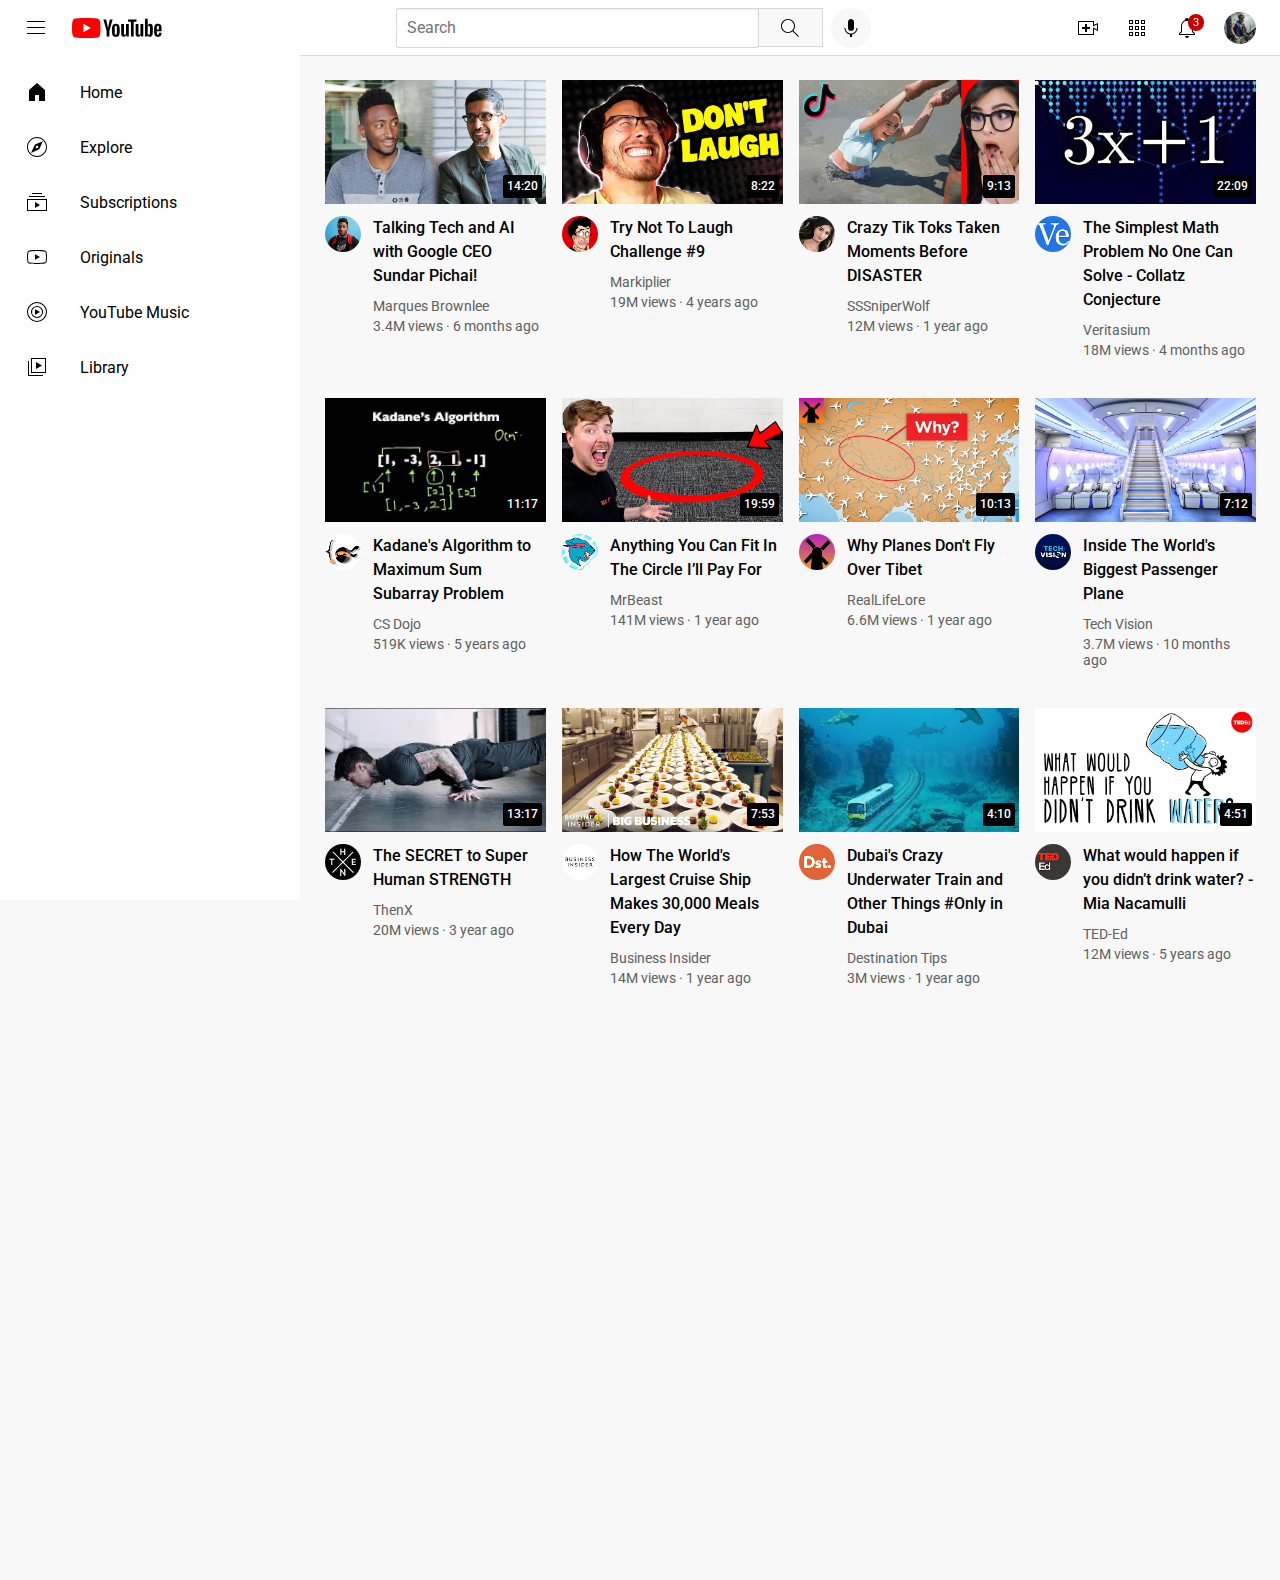
<file: index.html>
<!DOCTYPE html>
<html>
  <head>
    <title>Youtube Clone</title>
      <link rel="preconnect" href="https://fonts.googleapis.com">
      <link rel="preconnect" href="https://fonts.gstatic.com" crossorigin>
      <link href="https://fonts.googleapis.com/css2?family=Roboto:wght@400;500;700&display=swap" rel="stylesheet">

      <link rel="stylesheet" href="styles/general.css">
      <link rel="stylesheet" href="styles/header.css">
      <link rel="stylesheet" href="styles/video.css">
      <link rel="stylesheet" href="styles/sidebar.css">
  </head>
  <body>
    <div class="header">
      <div class="left-section">
        <img class="hamburger-menu" src="icons/hamburger-menu.svg" alt="">
        <img class="youtube-logo" src="icons/youtube-logo.svg" alt="">
      </div>
      <div class="middle-section">
        <input class="searchbar" type="text" placeholder="Search" aria-label="search">
        <button class="search-button">
          <img class="search-icon" src="icons/search.svg" alt="">
          <div class="tooltip">Search</div>
        </button>
        <button class="voice-search-button">
          <img class="voice-search-icon" src="icons/voice-search-icon.svg" alt="">
          <div class="tooltip">Search with your voice</div>
        </button>
      </div>
      <div class="right-section">
        <div class="upload-icon-container">
          <img class="upload-icon" src="icons/upload.svg" alt="">
          <div class="tooltip">Create</div>
        </div>
        <div class="yt-apps-icon-container">
          <img class="yt-apps-icon" src="icons/youtube-apps.svg" alt="">
          <div class="tooltip">YouTube apps</div>
        </div>
        <div class="notification-icon-count">
          <img class="notification-icon" src="icons/notifications.svg" alt="">
          <div class="notification-count">3</div>
          <div class="tooltip">Notifications</div>
        </div>
        <img class="my-channel-pic" src="channel-pics/my-channel.jpg" alt="">
      </div>
    </div>
    <div class="sidebar">
      <div class="sidebar-link">
        <img src="icons/home.svg" alt="">
        <div>Home</div>
      </div>
      <div class="sidebar-link">
        <img src="icons/explore.svg" alt="">
        <div>Explore</div>
      </div>
      <div class="sidebar-link">
        <img src="icons/subscriptions.svg" alt="">
        <div>Subscriptions</div>
      </div>
      <div class="sidebar-link">
        <img src="icons/originals.svg" alt="">
        <div>Originals</div>
      </div>
      <div class="sidebar-link">
        <img src="icons/youtube-music.svg" alt="">
        <div>YouTube Music</div>
      </div>
      <div class="sidebar-link">
        <img src="icons/library.svg" alt="">
        <div>Library</div>
      </div>
    </div>
    <div class="video-card-grid">
      <div class="video-card">
        <div class="thumbnails">
          <a href="https://www.youtube.com/watch?v=n2RNcPRtAiY">
            <img class="thumbnail" src="thumbnails/thumbnail-1.webp" alt="">
          </a>
          <div class="video-time">14:20</div>
        </div>
        <div class="video-grid">
          <div class="profile-pic">
            <div class="new-pp">
              <a href="https://www.youtube.com/c/mkbhd">
                <img class="channel-pic" src="channel-pics/channel-1.jpeg" alt="">
              </a>
              <div class="channel-pic-hover">
                <img class="picture-hover" src="channel-pics/channel-1.jpeg" alt="">
                <div>
                  <p class="name">Marques Brownlee</p>
                  <p class="subs">15M subscribers</p>
                </div>
              </div>
            </div>
          </div>
          <div class="video-info">
            <p class="video-title">
              <a class="video-link" href="https://www.youtube.com/watch?v=n2RNcPRtAiY">
                Talking Tech and AI with Google CEO Sundar Pichai!
              </a>
            </p>
            <p class="channel-name">
              Marques Brownlee
            </p>
            <p class="video-stats">
              3.4M views · 6 months ago
            </p>
          </div>
        </div>
      </div>
      <div class="video-card">
        <div class="thumbnails">
          <a href="https://www.youtube.com/watch?v=mP0RAo9SKZk">
            <img class="thumbnail" src="thumbnails/thumbnail-2.webp" alt="">
          </a>
          <div class="video-time">8:22</div>
        </div>
        <div class="video-grid">
          <div class="profile-pic">
            <div class="new-pp">
              <a href="https://www.youtube.com/c/markiplier">
                <img class="channel-pic" src="channel-pics/channel-2.jpeg" alt="">
              </a>
              <div class="channel-pic-hover">
                <img class="picture-hover" src="channel-pics/channel-2.jpeg" alt="">
                <div>
                  <p class="name">Markiplier</p>
                  <p class="subs">34.6M subscribers</p>
                </div>
              </div>
            </div>
          </div>
          <div class="video-info">
            <p class="video-title">
              <a class="video-link" href="https://www.youtube.com/watch?v=mP0RAo9SKZk">
                Try Not To Laugh Challenge #9
              </a>
            </p>
            <p class="channel-name">
              Markiplier
            </p>
            <p class="video-stats">
              19M views · 4 years ago
            </p>
          </div>
        </div>
      </div>
      <div class="video-card">
        <div class="thumbnails">
          <a href="https://www.youtube.com/watch?v=FgjPQQeTh1w">
            <img class="thumbnail" src="thumbnails/thumbnail-3.webp" alt="">
          </a>
          <div class="video-time">9:13</div>
        </div>
        <div class="video-grid">
          <div class="profile-pic">
            <div class="new-pp">
              <a href="https://www.youtube.com/@SSSniperWolf">
                <img class="channel-pic" src="channel-pics/channel-3.jpeg" alt="">
              </a>
              <div class="channel-pic-hover">
                <img class="picture-hover" src="channel-pics/channel-3.jpeg" alt="">
                <div>
                  <p class="name">SSSniperWolf</p>
                  <p class="subs">33.4M subscribers</p>
                </div>
              </div>
            </div>
          </div>
          <div class="video-info">
            <p class="video-title">
              <a class="video-link" href="https://www.youtube.com/watch?v=FgjPQQeTh1w">
                Crazy Tik Toks Taken Moments Before DISASTER
              </a>
            </p>
            <p class="channel-name">
              SSSniperWolf
            </p>
            <p class="video-stats">
              12M views · 1 year ago
            </p>
          </div>
        </div>
      </div>
      <div class="video-card">
        <div class="thumbnails">
          <a href="https://www.youtube.com/watch?v=094y1Z2wpJg">
            <img class="thumbnail" src="thumbnails/thumbnail-4.webp" alt="">
          </a>
          <div class="video-time">22:09</div>
        </div>
        <div class="video-grid">
          <div class="profile-pic">
            <div class="new-pp">
              <a href="https://www.youtube.com/c/veritasium">
                <img class="channel-pic" src="channel-pics/channel-4.jpeg" alt="">
              </a>
              <div class="channel-pic-hover">
                <img class="picture-hover" src="channel-pics/channel-4.jpeg" alt="">
                <div>
                  <p class="name">Veritasium</p>
                  <p class="subs">13.5M subscribers</p>
                </div>
              </div>
            </div>
          </div>
          <div class="video-info">
            <p class="video-title">
              <a class="video-link" href="https://www.youtube.com/watch?v=094y1Z2wpJg">
                The Simplest Math Problem No One Can Solve - Collatz Conjecture
              </a>
            </p>
            <p class="channel-name">
              Veritasium
            </p>
            <p class="video-stats">
              18M views · 4 months ago
            </p>
          </div>
        </div>
      </div>
      <div class="video-card">
        <div class="thumbnails">
          <a href="https://www.youtube.com/watch?v=86CQq3pKSUw">
            <img class="thumbnail" src="thumbnails/thumbnail-5.webp" alt="">
          </a>
          <div class="video-time">11:17</div>
        </div>
        <div class="video-grid">
          <div class="profile-pic">
            <div class="new-pp">
              <a href="https://www.youtube.com/@CSDojo">
                <img class="channel-pic" src="channel-pics/channel-5.jpeg" alt="">
              </a>
              <div class="channel-pic-hover">
                <img class="picture-hover" src="channel-pics/channel-5.jpeg" alt="">
                <div>
                  <p class="name">CS Dojo</p>
                  <p class="subs">1.9M subscribers</p>
                </div>
              </div>
            </div>
          </div>
          <div class="video-info">
            <p class="video-title">
              <a class="video-link" href="https://www.youtube.com/watch?v=86CQq3pKSUw">
                Kadane's Algorithm to Maximum Sum Subarray Problem
              </a>
            </p>
            <p class="channel-name">
              CS Dojo
            </p>
            <p class="video-stats">
              519K views · 5 years ago
            </p>
          </div>
        </div>
      </div>
      <div class="video-card">
        <div class="thumbnails">
          <a href="https://www.youtube.com/watch?v=yXWw0_UfSFg">
            <img class="thumbnail" src="thumbnails/thumbnail-6.webp" alt="">
          </a>
          <div class="video-time">19:59</div>
        </div>
        <div class="video-grid">
          <div class="profile-pic">
            <div class="new-pp">
              <a href="https://www.youtube.com/@MrBeast">
                <img class="channel-pic" src="channel-pics/channel-6.jpeg" alt="">
              </a>
              <div class="channel-pic-hover">
                <img class="picture-hover" src="channel-pics/channel-6.jpeg" alt="">
                <div>
                  <p class="name">MrBeast</p>
                  <p class="subs">139M subscribers</p>
                </div>
              </div>
            </div>
          </div>
          <div class="video-info">
            <p class="video-title">
              <a class="video-link" href="https://www.youtube.com/watch?v=yXWw0_UfSFg">
                Anything You Can Fit In The Circle I’ll Pay For
              </a>
            </p>
            <p class="channel-name">
              MrBeast
            </p>
            <p class="video-stats">
              141M views · 1 year ago
            </p>
          </div>
        </div>
      </div>
      <div class="video-card">
        <div class="thumbnails">
          <a href="https://www.youtube.com/watch?v=fNVa1qMbF9Y">
            <img class="thumbnail" src="thumbnails/thumbnail-7.webp" alt="">
          </a>
          <div class="video-time">10:13</div>
        </div>
        <div class="video-grid">
          <div class="profile-pic">
            <div class="new-pp">
              <a href="https://www.youtube.com/@RealLifeLore">
                <img class="channel-pic" src="channel-pics/channel-7.jpeg" alt="">
              </a>
              <div class="channel-pic-hover">
                <img class="picture-hover" src="channel-pics/channel-7.jpeg" alt="">
                <div>
                  <p class="name">RealLifeLore</p>
                  <p class="subs">6.71M subscribers</p>
                </div>
              </div>
            </div>
          </div>
          <div class="video-info">
            <p class="video-title">
              <a class="video-link" href="https://www.youtube.com/watch?v=fNVa1qMbF9Y">
                Why Planes Don't Fly Over Tibet
              </a>
            </p>
            <p class="channel-name">
              RealLifeLore
            </p>
            <p class="video-stats">
              6.6M views · 1 year ago
            </p>
          </div>
        </div>
      </div>
      <div class="video-card">
        <div class="thumbnails">
          <a href="https://www.youtube.com/watch?v=lFm4EM1juls">
            <img class="thumbnail" src="thumbnails/thumbnail-8.webp" alt="">
          </a>
          <div class="video-time">7:12</div>
        </div>
        <div class="video-grid">
          <div class="profile-pic">
            <div class="new-pp">
              <a href="https://www.youtube.com/@adin">
                <img class="channel-pic" src="channel-pics/channel-8.jpeg" alt="">
              </a>
              <div class="channel-pic-hover">
                <img class="picture-hover" src="channel-pics/channel-8.jpeg" alt="">
                <div>
                  <p class="name">Tech Vision</p>
                  <p class="subs">809K subscribers</p>
                </div>
              </div>
            </div>
          </div>
          <div class="video-info">
            <p class="video-title">
              <a class="video-link" href="https://www.youtube.com/watch?v=lFm4EM1juls">
                Inside The World's Biggest Passenger Plane
              </a>
            </p>
            <p class="channel-name">
              Tech Vision
            </p>
            <p class="video-stats">
              3.7M views · 10 months ago
            </p>
          </div>
        </div>
      </div>
      <div class="video-card">
        <div class="thumbnails">
          <a href="https://www.youtube.com/watch?v=ixmxOlcrlUc">
            <img class="thumbnail" src="thumbnails/thumbnail-9.webp" alt="">
          </a>
          <div class="video-time">13:17</div>
        </div>
        <div class="video-grid">
          <div class="profile-pic">
            <div class="new-pp">
              <a href="https://www.youtube.com/@OFFICIALTHENXSTUDIOS">
                <img class="channel-pic" src="channel-pics/channel-9.jpeg" alt="">
              </a>
              <div class="channel-pic-hover">
                <img class="picture-hover" src="channel-pics/channel-9.jpeg" alt="">
                <div>
                  <p class="name">THENX </p>
                  <p class="subs">7.6M subscribers</p>
                </div>
              </div>
            </div>
          </div>
          <div class="video-info">
            <p class="video-title">
              <a class="video-link" href="https://www.youtube.com/watch?v=ixmxOlcrlUc">
                The SECRET to Super Human STRENGTH
              </a>
            </p>
            <p class="channel-name">
              ThenX
            </p>
            <p class="video-stats">
              20M views · 3 year ago
            </p>
          </div>
        </div>
      </div>
      <div class="video-card">
        <div class="thumbnails">
          <a href="https://www.youtube.com/watch?v=R2vXbFp5C9o">
            <img class="thumbnail" src="thumbnails/thumbnail-10.webp" alt="">
          </a>
          <div class="video-time">7:53</div>
        </div>
        <div class="video-grid">
          <div class="profile-pic">
            <div class="new-pp">
              <a href="https://www.youtube.com/@InsiderBusiness">
                <img class="channel-pic" src="channel-pics/channel-10.jpeg" alt="">
              </a>
              <div class="channel-pic-hover">
                <img class="picture-hover" src="channel-pics/channel-10.jpeg" alt="">
                <div>
                  <p class="name">Insider Business</p>
                  <p class="subs">7.63M subscribers</p>
                </div>
              </div>
            </div>
          </div>
          <div class="video-info">
            <p class="video-title">
              <a class="video-link" href="https://www.youtube.com/watch?v=R2vXbFp5C9o">
                How The World's Largest Cruise Ship Makes 30,000 Meals Every Day
              </a>
            </p>
            <p class="channel-name">
              Business Insider
            </p>
            <p class="video-stats">
              14M views · 1 year ago
            </p>
          </div>
        </div>
      </div>
      <div class="video-card">
        <div class="thumbnails">
          <a href="https://www.youtube.com/watch?v=0nZuYyXET3s">
            <img class="thumbnail" src="thumbnails/thumbnail-11.webp" alt="">
          </a>
          <div class="video-time">4:10</div>
        </div>
        <div class="video-grid">
          <div class="profile-pic">
            <div class="new-pp">
              <a href="https://www.youtube.com/@Destinationtips">
                <img class="channel-pic" src="channel-pics/channel-11.jpeg" alt="">
              </a>
              <div class="channel-pic-hover">
                <img class="picture-hover" src="channel-pics/channel-11.jpeg" alt="">
                <div>
                  <p class="name">Destination Tips</p>
                  <p class="subs">281K subscribers</p>
                </div>
              </div>
            </div>
          </div>
          <div class="video-info">
            <p class="video-title">
              <a class="video-link" href="https://www.youtube.com/watch?v=0nZuYyXET3s">
                Dubai's Crazy Underwater Train and Other Things #Only in Dubai
              </a>
            </p>
            <p class="channel-name">
              Destination Tips
            </p>
            <p class="video-stats">
              3M views · 1 year ago
            </p>
          </div>
        </div>
      </div>
      <div class="video-card">
        <div class="thumbnails">
          <a href="https://www.youtube.com/watch?v=9iMGFqMmUFs">
            <img class="thumbnail" src="thumbnails/thumbnail-12.webp" alt="">
          </a>
          <div class="video-time">4:51</div>
        </div>
        <div class="video-grid">
          <div class="profile-pic">
            <div class="new-pp">
              <a href="https://www.youtube.com/@TEDEd">
                <img class="channel-pic" src="channel-pics/channel-12.jpeg" alt="">
              </a>
              <div class="channel-pic-hover">
                <img class="picture-hover" src="channel-pics/channel-12.jpeg" alt="">
                <div>
                  <p class="name">TED-Ed</p>
                  <p class="subs">18.4M subscribers</p>
                </div>
              </div>
            </div>
          </div>
          <div class="video-info">
            <p class="video-title">
              <a class="video-link" href="https://www.youtube.com/watch?v=9iMGFqMmUFs">
                What would happen if you didn’t drink water? - Mia Nacamulli
              </a>
            </p>
            <p class="channel-name">
              TED-Ed
            </p>
            <p class="video-stats">
              12M views · 5 years ago
            </p>
          </div>
        </div>
      </div>
    </div>
  </body>
</html>
</file>
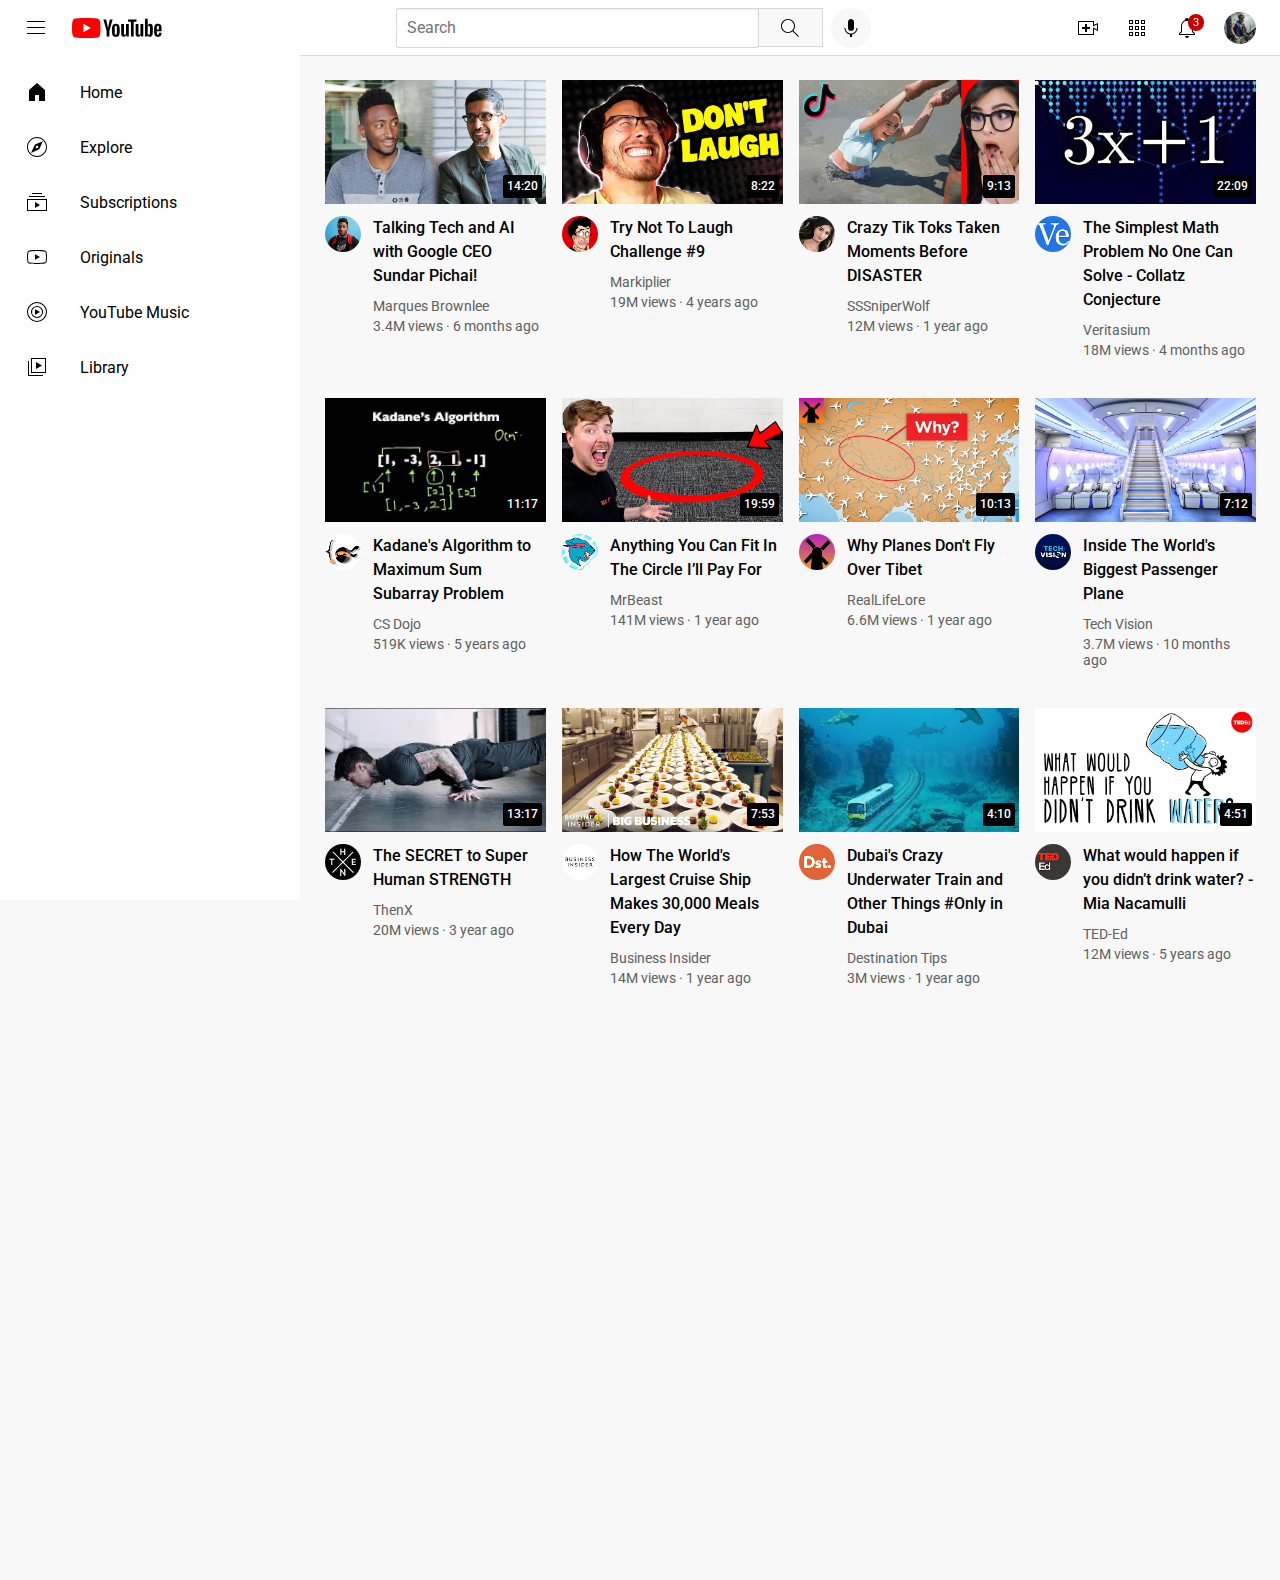
<file: youtube.html>
<!DOCTYPE html>
<html>
  <head>
    <title>Youtube Clone</title>
      <link rel="preconnect" href="https://fonts.googleapis.com">
      <link rel="preconnect" href="https://fonts.gstatic.com" crossorigin>
      <link href="https://fonts.googleapis.com/css2?family=Roboto:wght@400;500;700&display=swap" rel="stylesheet">

      <link rel="stylesheet" href="styles/general.css">
      <link rel="stylesheet" href="styles/header.css">
      <link rel="stylesheet" href="styles/video.css">
      <link rel="stylesheet" href="styles/sidebar.css">
  </head>
  <body>
    <div class="header">
      <div class="left-section">
        <img class="hamburger-menu" src="icons/hamburger-menu.svg" alt="">
        <img class="youtube-logo" src="icons/youtube-logo.svg" alt="">
      </div>
      <div class="middle-section">
        <input class="searchbar" type="text" placeholder="Search" aria-label="search">
        <button class="search-button">
          <img class="search-icon" src="icons/search.svg" alt="">
          <div class="tooltip">Search</div>
        </button>
        <button class="voice-search-button">
          <img class="voice-search-icon" src="icons/voice-search-icon.svg" alt="">
          <div class="tooltip">Search with your voice</div>
        </button>
      </div>
      <div class="right-section">
        <div class="upload-icon-container">
          <img class="upload-icon" src="icons/upload.svg" alt="">
          <div class="tooltip">Create</div>
        </div>
        <div class="yt-apps-icon-container">
          <img class="yt-apps-icon" src="icons/youtube-apps.svg" alt="">
          <div class="tooltip">YouTube apps</div>
        </div>
        <div class="notification-icon-count">
          <img class="notification-icon" src="icons/notifications.svg" alt="">
          <div class="notification-count">3</div>
          <div class="tooltip">Notifications</div>
        </div>
        <img class="my-channel-pic" src="channel-pics/my-channel.jpg" alt="">
      </div>
    </div>
    <div class="sidebar">
      <div class="sidebar-link">
        <img src="icons/home.svg" alt="">
        <div>Home</div>
      </div>
      <div class="sidebar-link">
        <img src="icons/explore.svg" alt="">
        <div>Explore</div>
      </div>
      <div class="sidebar-link">
        <img src="icons/subscriptions.svg" alt="">
        <div>Subscriptions</div>
      </div>
      <div class="sidebar-link">
        <img src="icons/originals.svg" alt="">
        <div>Originals</div>
      </div>
      <div class="sidebar-link">
        <img src="icons/youtube-music.svg" alt="">
        <div>YouTube Music</div>
      </div>
      <div class="sidebar-link">
        <img src="icons/library.svg" alt="">
        <div>Library</div>
      </div>
    </div>
    <div class="video-card-grid">
      <div class="video-card">
        <div class="thumbnails">
          <a href="https://www.youtube.com/watch?v=n2RNcPRtAiY">
            <img class="thumbnail" src="thumbnails/thumbnail-1.webp" alt="">
          </a>
          <div class="video-time">14:20</div>
        </div>
        <div class="video-grid">
          <div class="profile-pic">
            <div class="new-pp">
              <a href="https://www.youtube.com/c/mkbhd">
                <img class="channel-pic" src="channel-pics/channel-1.jpeg" alt="">
              </a>
              <div class="channel-pic-hover">
                <img class="picture-hover" src="channel-pics/channel-1.jpeg" alt="">
                <div>
                  <p class="name">Marques Brownlee</p>
                  <p class="subs">15M subscribers</p>
                </div>
              </div>
            </div>
          </div>
          <div class="video-info">
            <p class="video-title">
              <a class="video-link" href="https://www.youtube.com/watch?v=n2RNcPRtAiY">
                Talking Tech and AI with Google CEO Sundar Pichai!
              </a>
            </p>
            <p class="channel-name">
              Marques Brownlee
            </p>
            <p class="video-stats">
              3.4M views · 6 months ago
            </p>
          </div>
        </div>
      </div>
      <div class="video-card">
        <div class="thumbnails">
          <a href="https://www.youtube.com/watch?v=mP0RAo9SKZk">
            <img class="thumbnail" src="thumbnails/thumbnail-2.webp" alt="">
          </a>
          <div class="video-time">8:22</div>
        </div>
        <div class="video-grid">
          <div class="profile-pic">
            <div class="new-pp">
              <a href="https://www.youtube.com/c/markiplier">
                <img class="channel-pic" src="channel-pics/channel-2.jpeg" alt="">
              </a>
              <div class="channel-pic-hover">
                <img class="picture-hover" src="channel-pics/channel-2.jpeg" alt="">
                <div>
                  <p class="name">Markiplier</p>
                  <p class="subs">34.6M subscribers</p>
                </div>
              </div>
            </div>
          </div>
          <div class="video-info">
            <p class="video-title">
              <a class="video-link" href="https://www.youtube.com/watch?v=mP0RAo9SKZk">
                Try Not To Laugh Challenge #9
              </a>
            </p>
            <p class="channel-name">
              Markiplier
            </p>
            <p class="video-stats">
              19M views · 4 years ago
            </p>
          </div>
        </div>
      </div>
      <div class="video-card">
        <div class="thumbnails">
          <a href="https://www.youtube.com/watch?v=FgjPQQeTh1w">
            <img class="thumbnail" src="thumbnails/thumbnail-3.webp" alt="">
          </a>
          <div class="video-time">9:13</div>
        </div>
        <div class="video-grid">
          <div class="profile-pic">
            <div class="new-pp">
              <a href="https://www.youtube.com/@SSSniperWolf">
                <img class="channel-pic" src="channel-pics/channel-3.jpeg" alt="">
              </a>
              <div class="channel-pic-hover">
                <img class="picture-hover" src="channel-pics/channel-3.jpeg" alt="">
                <div>
                  <p class="name">SSSniperWolf</p>
                  <p class="subs">33.4M subscribers</p>
                </div>
              </div>
            </div>
          </div>
          <div class="video-info">
            <p class="video-title">
              <a class="video-link" href="https://www.youtube.com/watch?v=FgjPQQeTh1w">
                Crazy Tik Toks Taken Moments Before DISASTER
              </a>
            </p>
            <p class="channel-name">
              SSSniperWolf
            </p>
            <p class="video-stats">
              12M views · 1 year ago
            </p>
          </div>
        </div>
      </div>
      <div class="video-card">
        <div class="thumbnails">
          <a href="https://www.youtube.com/watch?v=094y1Z2wpJg">
            <img class="thumbnail" src="thumbnails/thumbnail-4.webp" alt="">
          </a>
          <div class="video-time">22:09</div>
        </div>
        <div class="video-grid">
          <div class="profile-pic">
            <div class="new-pp">
              <a href="https://www.youtube.com/c/veritasium">
                <img class="channel-pic" src="channel-pics/channel-4.jpeg" alt="">
              </a>
              <div class="channel-pic-hover">
                <img class="picture-hover" src="channel-pics/channel-4.jpeg" alt="">
                <div>
                  <p class="name">Veritasium</p>
                  <p class="subs">13.5M subscribers</p>
                </div>
              </div>
            </div>
          </div>
          <div class="video-info">
            <p class="video-title">
              <a class="video-link" href="https://www.youtube.com/watch?v=094y1Z2wpJg">
                The Simplest Math Problem No One Can Solve - Collatz Conjecture
              </a>
            </p>
            <p class="channel-name">
              Veritasium
            </p>
            <p class="video-stats">
              18M views · 4 months ago
            </p>
          </div>
        </div>
      </div>
      <div class="video-card">
        <div class="thumbnails">
          <a href="https://www.youtube.com/watch?v=86CQq3pKSUw">
            <img class="thumbnail" src="thumbnails/thumbnail-5.webp" alt="">
          </a>
          <div class="video-time">11:17</div>
        </div>
        <div class="video-grid">
          <div class="profile-pic">
            <div class="new-pp">
              <a href="https://www.youtube.com/@CSDojo">
                <img class="channel-pic" src="channel-pics/channel-5.jpeg" alt="">
              </a>
              <div class="channel-pic-hover">
                <img class="picture-hover" src="channel-pics/channel-5.jpeg" alt="">
                <div>
                  <p class="name">CS Dojo</p>
                  <p class="subs">1.9M subscribers</p>
                </div>
              </div>
            </div>
          </div>
          <div class="video-info">
            <p class="video-title">
              <a class="video-link" href="https://www.youtube.com/watch?v=86CQq3pKSUw">
                Kadane's Algorithm to Maximum Sum Subarray Problem
              </a>
            </p>
            <p class="channel-name">
              CS Dojo
            </p>
            <p class="video-stats">
              519K views · 5 years ago
            </p>
          </div>
        </div>
      </div>
      <div class="video-card">
        <div class="thumbnails">
          <a href="https://www.youtube.com/watch?v=yXWw0_UfSFg">
            <img class="thumbnail" src="thumbnails/thumbnail-6.webp" alt="">
          </a>
          <div class="video-time">19:59</div>
        </div>
        <div class="video-grid">
          <div class="profile-pic">
            <div class="new-pp">
              <a href="https://www.youtube.com/@MrBeast">
                <img class="channel-pic" src="channel-pics/channel-6.jpeg" alt="">
              </a>
              <div class="channel-pic-hover">
                <img class="picture-hover" src="channel-pics/channel-6.jpeg" alt="">
                <div>
                  <p class="name">MrBeast</p>
                  <p class="subs">139M subscribers</p>
                </div>
              </div>
            </div>
          </div>
          <div class="video-info">
            <p class="video-title">
              <a class="video-link" href="https://www.youtube.com/watch?v=yXWw0_UfSFg">
                Anything You Can Fit In The Circle I’ll Pay For
              </a>
            </p>
            <p class="channel-name">
              MrBeast
            </p>
            <p class="video-stats">
              141M views · 1 year ago
            </p>
          </div>
        </div>
      </div>
      <div class="video-card">
        <div class="thumbnails">
          <a href="https://www.youtube.com/watch?v=fNVa1qMbF9Y">
            <img class="thumbnail" src="thumbnails/thumbnail-7.webp" alt="">
          </a>
          <div class="video-time">10:13</div>
        </div>
        <div class="video-grid">
          <div class="profile-pic">
            <div class="new-pp">
              <a href="https://www.youtube.com/@RealLifeLore">
                <img class="channel-pic" src="channel-pics/channel-7.jpeg" alt="">
              </a>
              <div class="channel-pic-hover">
                <img class="picture-hover" src="channel-pics/channel-7.jpeg" alt="">
                <div>
                  <p class="name">RealLifeLore</p>
                  <p class="subs">6.71M subscribers</p>
                </div>
              </div>
            </div>
          </div>
          <div class="video-info">
            <p class="video-title">
              <a class="video-link" href="https://www.youtube.com/watch?v=fNVa1qMbF9Y">
                Why Planes Don't Fly Over Tibet
              </a>
            </p>
            <p class="channel-name">
              RealLifeLore
            </p>
            <p class="video-stats">
              6.6M views · 1 year ago
            </p>
          </div>
        </div>
      </div>
      <div class="video-card">
        <div class="thumbnails">
          <a href="https://www.youtube.com/watch?v=lFm4EM1juls">
            <img class="thumbnail" src="thumbnails/thumbnail-8.webp" alt="">
          </a>
          <div class="video-time">7:12</div>
        </div>
        <div class="video-grid">
          <div class="profile-pic">
            <div class="new-pp">
              <a href="https://www.youtube.com/@adin">
                <img class="channel-pic" src="channel-pics/channel-8.jpeg" alt="">
              </a>
              <div class="channel-pic-hover">
                <img class="picture-hover" src="channel-pics/channel-8.jpeg" alt="">
                <div>
                  <p class="name">Tech Vision</p>
                  <p class="subs">809K subscribers</p>
                </div>
              </div>
            </div>
          </div>
          <div class="video-info">
            <p class="video-title">
              <a class="video-link" href="https://www.youtube.com/watch?v=lFm4EM1juls">
                Inside The World's Biggest Passenger Plane
              </a>
            </p>
            <p class="channel-name">
              Tech Vision
            </p>
            <p class="video-stats">
              3.7M views · 10 months ago
            </p>
          </div>
        </div>
      </div>
      <div class="video-card">
        <div class="thumbnails">
          <a href="https://www.youtube.com/watch?v=ixmxOlcrlUc">
            <img class="thumbnail" src="thumbnails/thumbnail-9.webp" alt="">
          </a>
          <div class="video-time">13:17</div>
        </div>
        <div class="video-grid">
          <div class="profile-pic">
            <div class="new-pp">
              <a href="https://www.youtube.com/@OFFICIALTHENXSTUDIOS">
                <img class="channel-pic" src="channel-pics/channel-9.jpeg" alt="">
              </a>
              <div class="channel-pic-hover">
                <img class="picture-hover" src="channel-pics/channel-9.jpeg" alt="">
                <div>
                  <p class="name">THENX </p>
                  <p class="subs">7.6M subscribers</p>
                </div>
              </div>
            </div>
          </div>
          <div class="video-info">
            <p class="video-title">
              <a class="video-link" href="https://www.youtube.com/watch?v=ixmxOlcrlUc">
                The SECRET to Super Human STRENGTH
              </a>
            </p>
            <p class="channel-name">
              ThenX
            </p>
            <p class="video-stats">
              20M views · 3 year ago
            </p>
          </div>
        </div>
      </div>
      <div class="video-card">
        <div class="thumbnails">
          <a href="https://www.youtube.com/watch?v=R2vXbFp5C9o">
            <img class="thumbnail" src="thumbnails/thumbnail-10.webp" alt="">
          </a>
          <div class="video-time">7:53</div>
        </div>
        <div class="video-grid">
          <div class="profile-pic">
            <div class="new-pp">
              <a href="https://www.youtube.com/@InsiderBusiness">
                <img class="channel-pic" src="channel-pics/channel-10.jpeg" alt="">
              </a>
              <div class="channel-pic-hover">
                <img class="picture-hover" src="channel-pics/channel-10.jpeg" alt="">
                <div>
                  <p class="name">Insider Business</p>
                  <p class="subs">7.63M subscribers</p>
                </div>
              </div>
            </div>
          </div>
          <div class="video-info">
            <p class="video-title">
              <a class="video-link" href="https://www.youtube.com/watch?v=R2vXbFp5C9o">
                How The World's Largest Cruise Ship Makes 30,000 Meals Every Day
              </a>
            </p>
            <p class="channel-name">
              Business Insider
            </p>
            <p class="video-stats">
              14M views · 1 year ago
            </p>
          </div>
        </div>
      </div>
      <div class="video-card">
        <div class="thumbnails">
          <a href="https://www.youtube.com/watch?v=0nZuYyXET3s">
            <img class="thumbnail" src="thumbnails/thumbnail-11.webp" alt="">
          </a>
          <div class="video-time">4:10</div>
        </div>
        <div class="video-grid">
          <div class="profile-pic">
            <div class="new-pp">
              <a href="https://www.youtube.com/@Destinationtips">
                <img class="channel-pic" src="channel-pics/channel-11.jpeg" alt="">
              </a>
              <div class="channel-pic-hover">
                <img class="picture-hover" src="channel-pics/channel-11.jpeg" alt="">
                <div>
                  <p class="name">Destination Tips</p>
                  <p class="subs">281K subscribers</p>
                </div>
              </div>
            </div>
          </div>
          <div class="video-info">
            <p class="video-title">
              <a class="video-link" href="https://www.youtube.com/watch?v=0nZuYyXET3s">
                Dubai's Crazy Underwater Train and Other Things #Only in Dubai
              </a>
            </p>
            <p class="channel-name">
              Destination Tips
            </p>
            <p class="video-stats">
              3M views · 1 year ago
            </p>
          </div>
        </div>
      </div>
      <div class="video-card">
        <div class="thumbnails">
          <a href="https://www.youtube.com/watch?v=9iMGFqMmUFs">
            <img class="thumbnail" src="thumbnails/thumbnail-12.webp" alt="">
          </a>
          <div class="video-time">4:51</div>
        </div>
        <div class="video-grid">
          <div class="profile-pic">
            <div class="new-pp">
              <a href="https://www.youtube.com/@TEDEd">
                <img class="channel-pic" src="channel-pics/channel-12.jpeg" alt="">
              </a>
              <div class="channel-pic-hover">
                <img class="picture-hover" src="channel-pics/channel-12.jpeg" alt="">
                <div>
                  <p class="name">TED-Ed</p>
                  <p class="subs">18.4M subscribers</p>
                </div>
              </div>
            </div>
          </div>
          <div class="video-info">
            <p class="video-title">
              <a class="video-link" href="https://www.youtube.com/watch?v=9iMGFqMmUFs">
                What would happen if you didn’t drink water? - Mia Nacamulli
              </a>
            </p>
            <p class="channel-name">
              TED-Ed
            </p>
            <p class="video-stats">
              12M views · 5 years ago
            </p>
          </div>
        </div>
      </div>
    </div>
  </body>
</html>
</file>
<file: styles/general.css>
p{
  font-family: Roboto, Arial;
}
body{
  background-color: rgb(248, 248, 248);
  padding-left: 74px;
  padding-right: 24px;
  margin: 0;
  height: 1500px;
  padding-top: 80px;
  padding-left: 95px;
}
@media (min-width: 1200px){
  body{
    padding-left: 325px;
  }
}
</file>
<file: styles/header.css>
.header{
  display: flex;
  flex-direction: row;
  height: 55px;
  justify-content: space-between;
  position: fixed;
  background-color: white;
  left: 0;
  right: 0;
  top: 0;
  z-index: 100;
  border-bottom-width: 1px;
  border-bottom-style: solid;
  border-bottom-color: rgb(216, 216, 216);
}
.left-section{
  width: 150px;
  display: flex;
  align-items: center;
}
.hamburger-menu{
  height: 24px;
  margin-left: 24px;
  margin-right: 24px;
}
.youtube-logo{
  height: 20px;
}
.middle-section{
  display: flex;
  flex: 1;
  align-items: center;
  margin-left: 75px;
  margin-right: 35px;
  max-width: 475px;
}
.searchbar{
  height: 36px;
  flex: 1;
  padding-left: 10px;
  font-size: 16px;
  border-width: 1px;
  border-color: rgb(216, 216, 216);
  border-style: solid;
  border-radius: 2px;
  box-shadow: inset 0px 1px 2px #eeeeee;
  width: 0;
}
.searchbar::placeholder{
  font-family: Roboto, Arial;
  font-size: 16px;
}

.search-button{
  height: 39px;
  width: 65px;
  border-color: rgb(216, 216, 216);
  border-width: 1px;
  border-style: solid;
  margin-right: 8px;
  margin-left: -1px;
  background-color: rgb(248, 248, 248);
}
.search-icon{
  height: 24px;
}
.voice-search-button{
  height: 40px;
  width: 40px;
  border-radius: 50%;
  border: none;
  background-color: rgb(248,248,248);
}
.voice-search-icon{
  height: 24px;
}
.right-section{
  width: 180px;
  display: flex;
  align-items: center;
  justify-content: space-between;
  flex-shrink: 0;
  margin-right: 24px;
}
.upload-icon{
  height: 24px;
  cursor: pointer;
}
.yt-apps-icon{
  height: 24px;
  cursor: pointer;
}
.notification-icon{
  height: 24px;
  cursor: pointer;
}
.notification-icon-count{
  position: relative;
  cursor: pointer;
}
.notification-count{
  position: absolute;
  top: -2px;
  right: -5px;
  background-color: rgb(200, 0, 0);
  color: white;
  font-family: Roboto, arial;
  font-size: 11px;
  padding-left: 5px;
  padding-right: 5px;
  padding-top: 2px;
  padding-bottom: 2px;
  border-radius: 10px;
}
.my-channel-pic{
  height: 32px;
  width: 32px;
  border-radius: 50%;
  cursor: pointer;
}
.search-button,
.voice-search-button,
.upload-icon-container,
.yt-apps-icon-container,
.notification-icon-count
{
  position: relative;
  cursor: pointer;
  display: flex;
  flex-direction: column;
  align-items: center;
  justify-content: center;
}
.search-button .tooltip,
.voice-search-button .tooltip,
.upload-icon-container .tooltip,
.yt-apps-icon-container .tooltip,
.notification-icon-count .tooltip
{
  position: absolute;
  background-color: grey;
  color: white;
  padding-top: 6px;
  padding-bottom: 6px;
  padding-left: 8px;
  padding-right: 8px;
  font-size: 12px;
  font-family: Roboto, Arial;
  bottom: -35px;
  border-radius: 2px;
  opacity: 0;
  transition: opacity 0.15s;
  pointer-events: none;
  white-space: nowrap;
}
.search-button:hover .tooltip,
.voice-search-button:hover .tooltip,
.upload-icon-container:hover .tooltip,
.yt-apps-icon-container:hover .tooltip,
.notification-icon-count:hover .tooltip
{
  opacity: 1;
}
</file>
<file: styles/video.css>
.thumbnail{
  width: 100%;
}
.thumbnails{
  position: relative;
}
.video-time{
  position: absolute;
  background-color: black;
  color: white;
  right: 4px;
  bottom: 10px;
  font-size: 12px;
  font-family: Roboto, Arial;
  font-weight: 500;
  padding-left: 4px;
  padding-right: 4px;
  padding-top: 4px;
  padding-bottom: 5px;
  border-radius: 2px;
}
.channel-pic{
  width: 36px;
  border-radius: 50%;
  margin-top: 0px;
  margin-bottom: 0px;
}
.video-title,
.channel-name,
.video-stats{
  margin-top: 0px;
  margin-bottom: 0px;
}
.video-title{
  font-weight: 500;
  font-size: 14px;
  line-height: 20px;
  margin-bottom: 10px;
}
.channel-name,
.video-stats{
  font-size: 12px;
  margin-top: 4px;
  color: rgb(96, 96, 96);
}
.video-link{
  color: black;
  text-decoration: none;
}
.video-grid{
  margin-top: 8px;
  display: grid;
  grid-template-columns: 48px 1fr;
}
.video-card-grid{
  display: grid;
  grid-template-columns: 1fr 1fr 1fr;
  column-gap: 16px;
  row-gap: 40px;
}
@media (min-width: 200px) and (max-width:849px){
  .video-card-grid{
    grid-template-columns: 1fr;
  }
}
@media (max-width: 850px) {
  .video-card-grid{
    grid-template-columns: 1fr 1fr;
  }
}
@media (min-width: 851px) and (max-width:999px){
  .video-card-grid{
    grid-template-columns: 1fr 1fr 1fr;
  }
}
@media (min-width: 1000px){
  .video-card-grid{
    grid-template-columns: 1fr 1fr 1fr 1fr;
  }
}
@media (min-width: 1800px){
  .video-card-grid{
    grid-template-columns: 1fr 1fr 1fr 1fr 1fr;
  }
}
@media (min-width: 2000px){
  .video-card-grid{
    grid-template-columns: 1fr 1fr 1fr 1fr 1fr 1fr;
  }
}
@media (min-width: 2500px){
  .video-card-grid{
    grid-template-columns: 1fr 1fr 1fr 1fr 1fr 1fr 1fr;
  }
}
.channel-pic-hover{
  display: flex;
  flex-direction: row;
  position: absolute;
  border:none;
  background-color: white;
  border-radius: 6px;
  box-shadow: 2px 3px 10px rgba(0,0,0,0.3);
  top: 55px;
  white-space: nowrap;
  pointer-events: none;
  z-index: 300;
  width: 200px;
  padding: 12px 12px;
  align-items: center;
  opacity: 0;
  transition: opacity 0.15s;
}
.name,
.subs
{
  margin-top: 0;
  margin-bottom: 0;
  padding: 0;
}
.name{
  font-size: 15px;
  font-weight: bold;
}
.subs{
  font-size: 13px;
  padding-top: 4px;
  color: rgb(96, 96, 96);
}
.profile-pic{
  position: relative;
  display: inline-block;
}
.picture-hover{
  height: 50px;
  width: 50px;
  object-fit: cover;
  border-radius: 50%;
  padding-left: 10px;
  padding-right: 6px;
}
  .new-pp:hover .channel-pic-hover{
  opacity: 1;
}
.new-pp{
  width: 36px;
  border-radius: 50%;
  margin-top: 0px;
  margin-bottom: 0px;
}
@media (min-width: 1000px){
  .video-title{
    font-size: 16px;
    line-height: 24px;
  }
}
@media (min-width: 1000px){
  .channel-name,
  .video-stats{
    font-size: 14px;
  }
}
</file>
<file: styles/sidebar.css>
.sidebar{
  padding-top: 5px;
  position: fixed;
  background-color: white;
  left:0;
  top: 55px;
  bottom: 0;
  width: 72px;
  z-index: 200;
}
.sidebar-link{
  height: 74px;
  display: flex;
  flex-direction: column;
  align-items: center;
  justify-content: center;
  cursor: pointer;
}
.sidebar-link:hover{
  background-color: rgb(238, 238, 238);
}
.sidebar-link img{
  height: 24px;
  margin-bottom: 6px;
}
.sidebar-link div{
  font-family: Roboto, arial;
  font-size: 10px;
}
@media (min-width: 1200px){
  .sidebar{
    width: 300px;
  }
  .sidebar-link{
    flex-direction: row;
    padding-left: 25px;
    height: 45px;
    padding-top: 10px;
  }
  .sidebar-link img{
    font-size: 50px;
    position: absolute;
    left: 25px;
    margin-top: 5px;
  }
  .sidebar-link div{
    font-size: 16px;
    position: absolute;
    left: 80px;
  }
}
</file>
